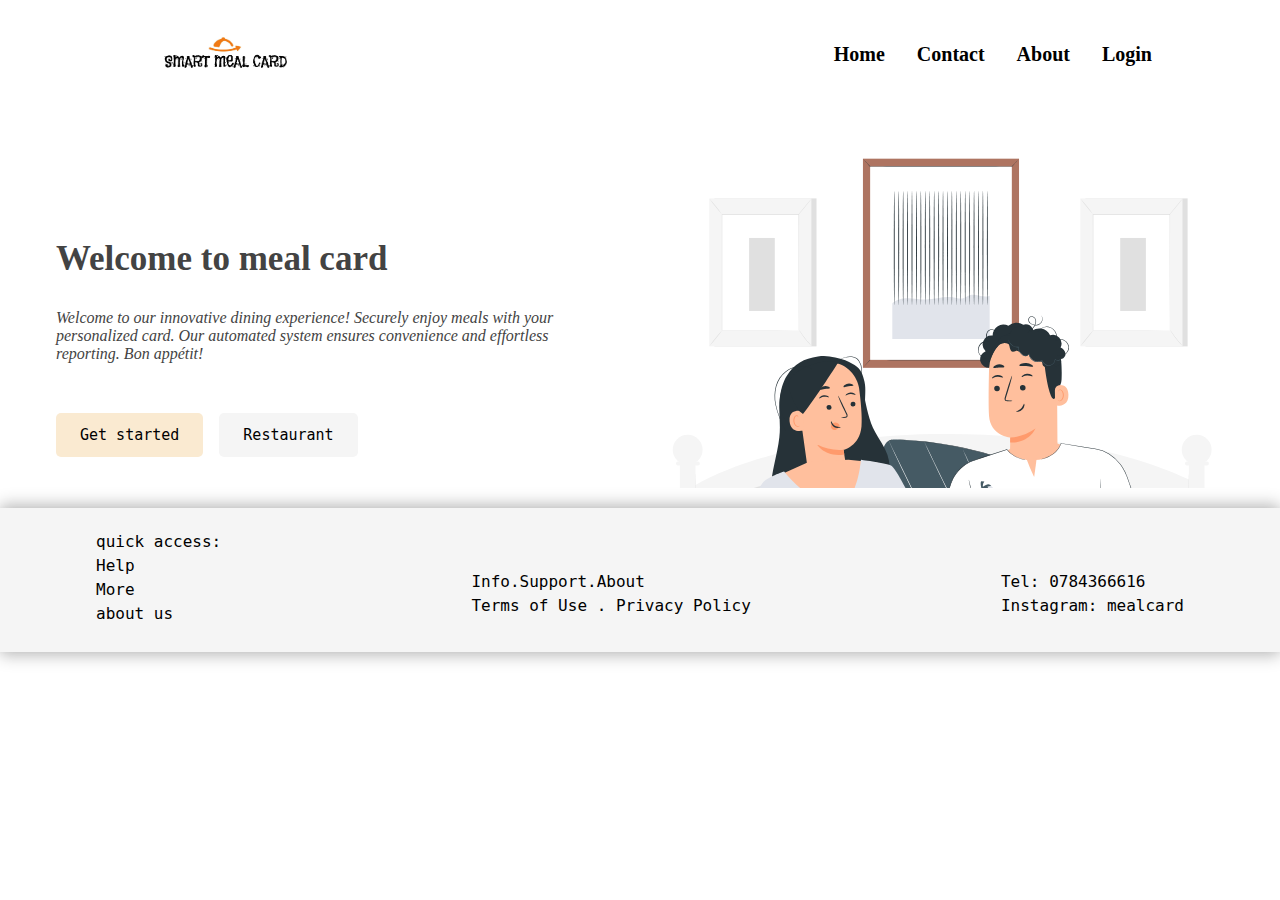
<file: index.html>
<!DOCTYPE html>
<html lang="en">

<head>
    <title>Smart Meal Card</title>
    <link rel="stylesheet" href="css/styles.css">
</head>

<body>
    <div>
        <nav class="navbar">
            <div class="logo">
                <img src="image/LG.png" alt="logo">
            </div>
            <ul class="nav-link">
                <li><a href="index.html">Home</a></li>
                <li><a href="contact.html">Contact</a></li>
                <li><a href="about.html">About</a></li>
                <li><a href="login.html">Login</a></li>
            </ul>

        </nav>
    </div>

    <div class="grid">

        <div class="text-card">
            <h1>Welcome to meal card</h1>
            <p>Welcome to our innovative dining experience! Securely enjoy meals with your personalized card. Our
                automated system ensures convenience and effortless reporting. Bon appétit!</p>
                <div class="btn">
                    <a href="signup.html" class="btn-start">Get started</a>
                    <a href="signup.html" class="btn-restaurant">Restaurant</a>
                </div>
                
                
        </div>

        <div class="image-card">
            <img src="image/breakfast from bed-pana.svg" alt="image">
        </div>
    </div>

    <div class="footer">
        <div class="left-footer">
            <p>quick access:</p>
            <p>Help</p>
            <p>More</p>
            <p>about us</p>
        </div>

        <div class="center-footer">
            <p>Info.Support.About</p>
            <p>Terms of Use . Privacy Policy</p>
        </div>

        <div class="right-footer">
            <p>Tel: 0784366616</p>
            <p>Instagram: mealcard</p>
        </div>

    </div>

</body>

</html>
</file>
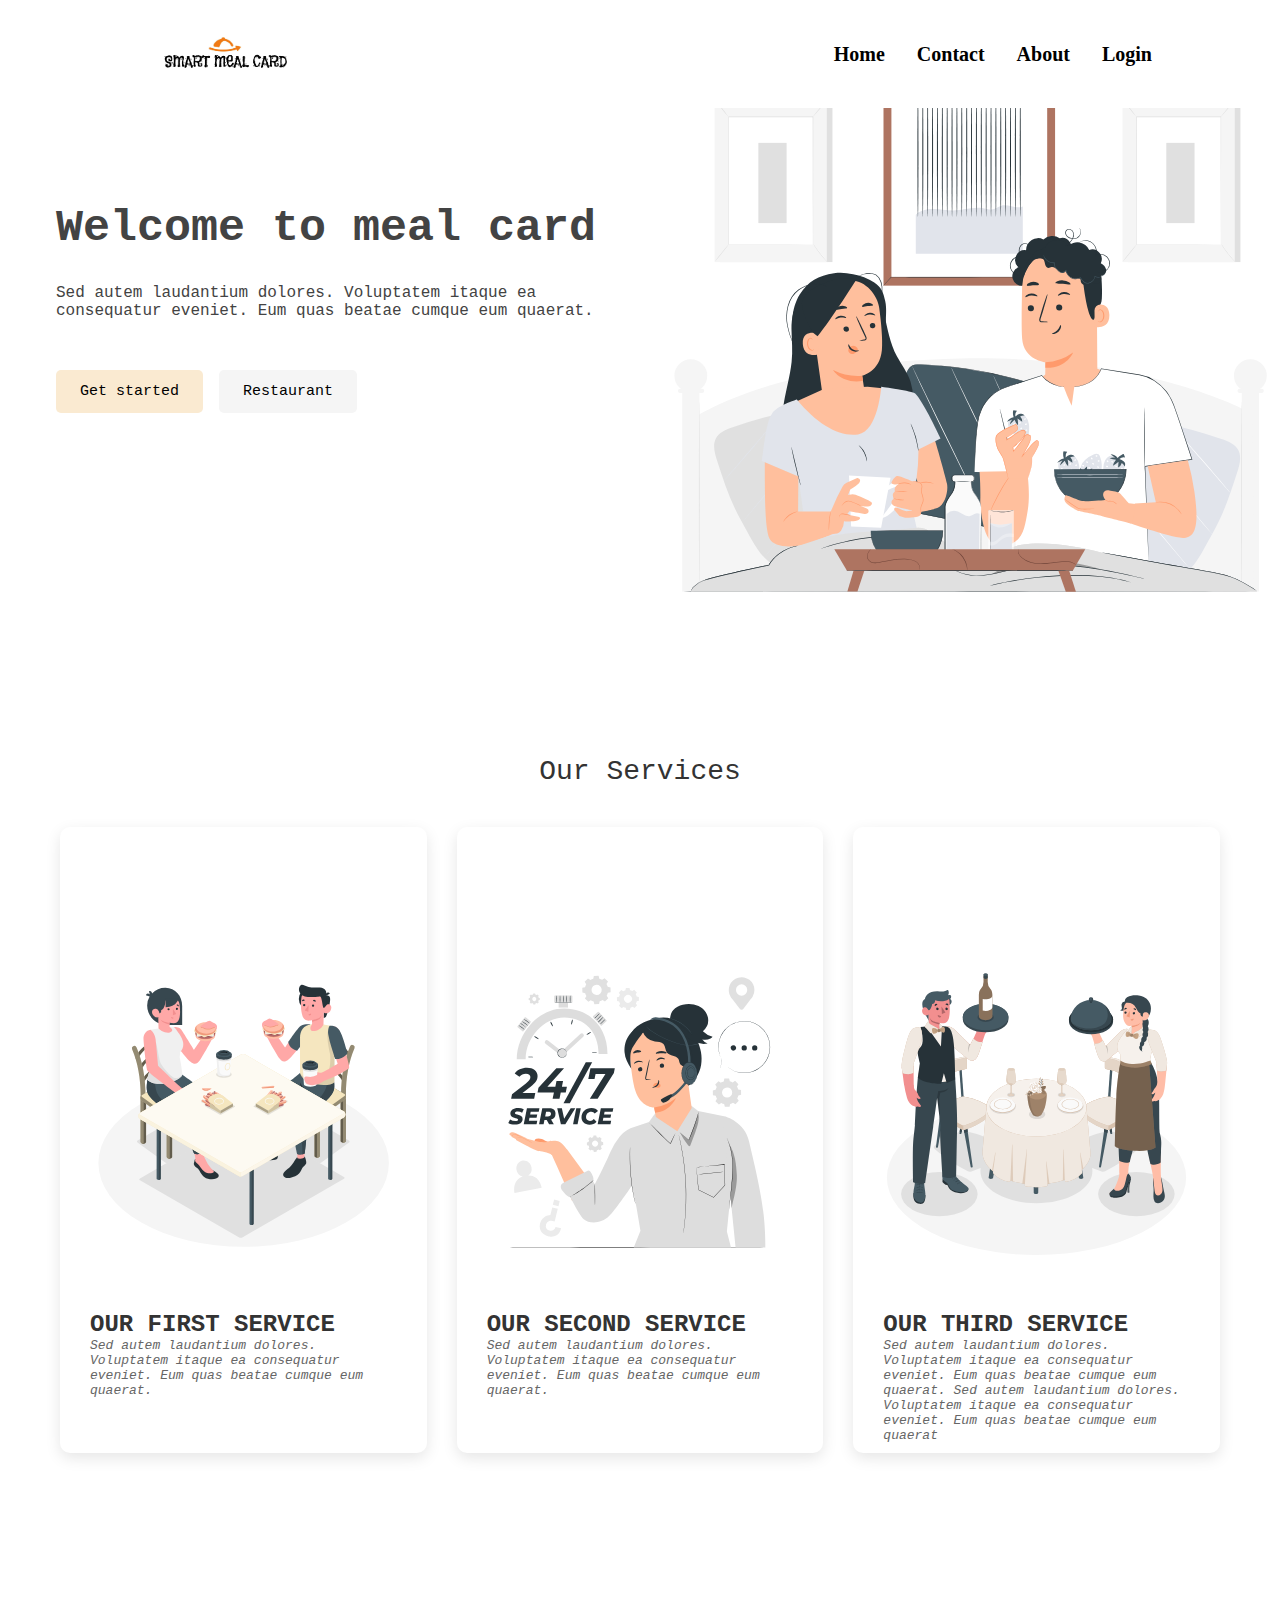
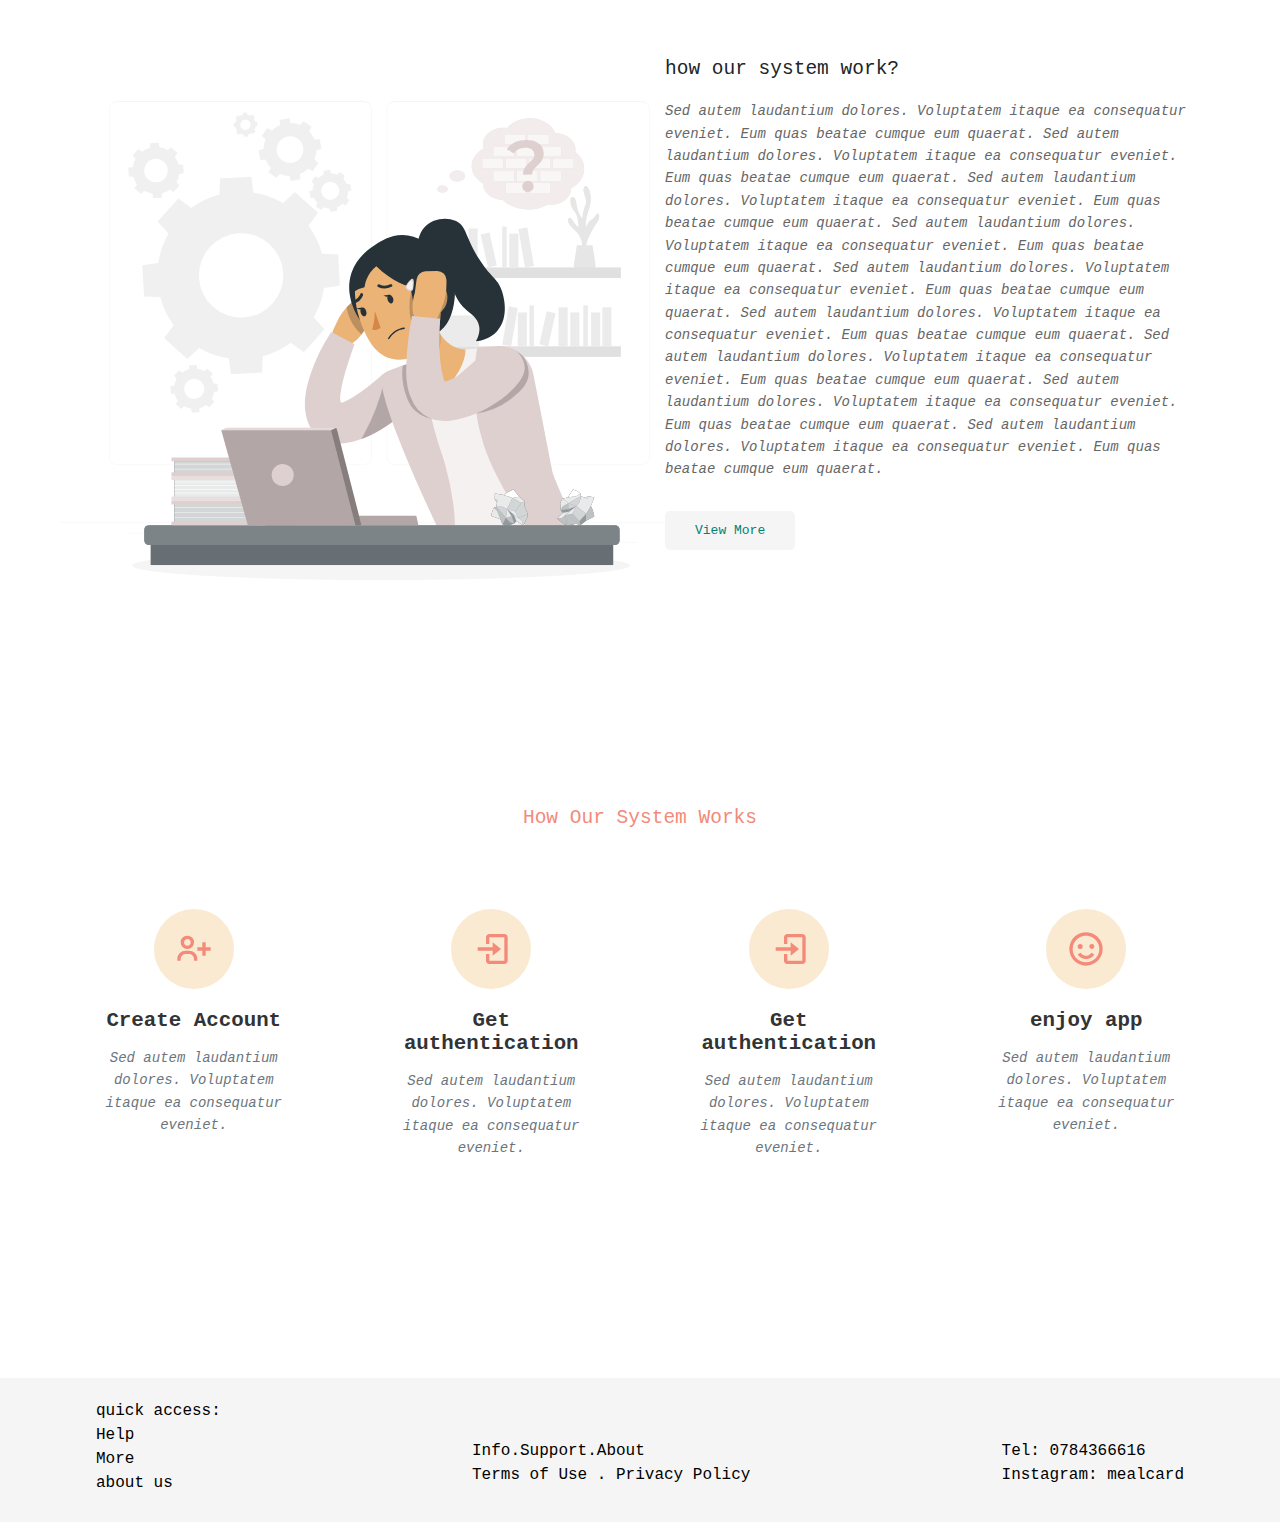
<file: about.html>
<!DOCTYPE html>
<html lang="en">

<head>
    <title>Smart Meal Card</title>
    <link rel="stylesheet" href="css/about.css">
</head>

<body>
    <div>
        <nav class="navbar">
            <div class="logo">
                <img src="image/LG.png" alt="logo">
            </div>
            <ul class="nav-link">
                <li><a href="index.html">Home</a></li>
                <li><a href="contact.html">Contact</a></li>
                <li><a href="about.html">About</a></li>
                <li><a href="login.html">Login</a></li>
            </ul>

        </nav>
    </div>

    <div class="grid">

        <div class="text-card">
            <h1>Welcome to meal card</h1>
            <p>Sed autem laudantium dolores. Voluptatem itaque ea consequatur eveniet. Eum quas beatae cumque eum quaerat.</p>
                <div class="btn">
                    <a href="signup.html" class="btn-start">Get started</a>
                    <a href="signup.html" class="btn-restaurant">Restaurant</a>
                </div>
                
                
        </div>

        <div class="image-card">
            <img src="image/breakfast from bed-pana.svg" alt="image">
        </div>
    </div>

    <!-- Add this after the grid div and before the footer -->
<div class="services">
    <h2>Our Services</h2>
    <div class="services-grid">
        <div class="service-card">
            <img src="image/Eating together-amico.svg" alt="Service 1">
            <h3>OUR FIRST SERVICE</h3>
            <p>Sed autem laudantium dolores. Voluptatem itaque ea consequatur eveniet. Eum quas beatae cumque eum quaerat.</p>
        </div>

        <div class="service-card">
            <img src="image/Service 24_7-pana.svg" alt="Service 2">
            <h3>OUR SECOND SERVICE</h3>
            <p>Sed autem laudantium dolores. Voluptatem itaque ea consequatur eveniet. Eum quas beatae cumque eum quaerat.</p>
        </div>

        <div class="service-card">
            <img src="image/Waiters-amico.svg" alt="Service 3">
            <h3>OUR THIRD SERVICE</h3>
            <p>Sed autem laudantium dolores. Voluptatem itaque ea consequatur eveniet. Eum quas beatae cumque eum quaerat. Sed autem laudantium dolores. Voluptatem itaque ea consequatur eveniet. Eum quas beatae cumque eum quaerat</p>
        </div>
    </div>
</div>



<div class="about-section">
    <div class="about-image">
        <img src="image/Writer's block-rafiki.svg" alt="About Us">
    </div>
    <div class="about-content">
        <h2>how our system work?</h2>
        <p>Sed autem laudantium dolores. Voluptatem itaque ea consequatur eveniet. Eum quas beatae cumque eum quaerat. Sed autem laudantium dolores. Voluptatem itaque ea consequatur eveniet. Eum quas beatae cumque eum quaerat. Sed autem laudantium dolores. Voluptatem itaque ea consequatur eveniet. Eum quas beatae cumque eum quaerat. Sed autem laudantium dolores. Voluptatem itaque ea consequatur eveniet. Eum quas beatae cumque eum quaerat. Sed autem laudantium dolores. Voluptatem itaque ea consequatur eveniet. Eum quas beatae cumque eum quaerat. Sed autem laudantium dolores. Voluptatem itaque ea consequatur eveniet. Eum quas beatae cumque eum quaerat. Sed autem laudantium dolores. Voluptatem itaque ea consequatur eveniet. Eum quas beatae cumque eum quaerat. Sed autem laudantium dolores. Voluptatem itaque ea consequatur eveniet. Eum quas beatae cumque eum quaerat. Sed autem laudantium dolores. Voluptatem itaque ea consequatur eveniet. Eum quas beatae cumque eum quaerat.</p>
        <a href="https://www.youtube.com/watch?v=LXb3EKWsInQ" class="view-more">View More</a>
    </div>
</div>


<div class="system-works">
    <h2>How Our System Works</h2>
    <div class="works-grid">
        <div class="work-card">
            <div class="work-icon">
                <svg viewBox="0 0 24 24">
                    <path d="M19 8h-2v3h-3v2h3v3h2v-3h3v-2h-3zM4 8a3.91 3.91 0 0 0 4 4 3.91 3.91 0 0 0 4-4 3.91 3.91 0 0 0-4-4 3.91 3.91 0 0 0-4 4zm6 0a1.91 1.91 0 0 1-2 2 1.91 1.91 0 0 1-2-2 1.91 1.91 0 0 1 2-2 1.91 1.91 0 0 1 2 2zM4 18a3 3 0 0 1 3-3h2a3 3 0 0 1 3 3v1h2v-1a5 5 0 0 0-5-5H7a5 5 0 0 0-5 5v1h2z"/>
                </svg>
            </div>
            <h3>Create Account</h3>
            <p>Sed autem laudantium dolores. Voluptatem itaque ea consequatur eveniet.</p>
        </div>

        <div class="work-card">
            <div class="work-icon">
                <svg viewBox="0 0 24 24">
                    <path d="m13 16 5-4-5-4v3H4v2h9z"></path>
                    <path d="M20 3h-9c-1.103 0-2 .897-2 2v4h2V5h9v14h-9v-4H9v4c0 1.103.897 2 2 2h9c1.103 0 2-.897 2-2V5c0-1.103-.897-2-2-2z"></path>
                </svg>
            </div>
            <h3>Get authentication</h3>
            <p>Sed autem laudantium dolores. Voluptatem itaque ea consequatur eveniet.</p>
        </div>

        <div class="work-card">
            <div class="work-icon">
                <svg viewBox="0 0 24 24">
                    <path d="m13 16 5-4-5-4v3H4v2h9z"></path>
                    <path d="M20 3h-9c-1.103 0-2 .897-2 2v4h2V5h9v14h-9v-4H9v4c0 1.103.897 2 2 2h9c1.103 0 2-.897 2-2V5c0-1.103-.897-2-2-2z"></path>
                </svg>
            </div>
            <h3>Get authentication</h3>
            <p>Sed autem laudantium dolores. Voluptatem itaque ea consequatur eveniet.</p>
        </div>

        <div class="work-card">
            <div class="work-icon">
                <svg viewBox="0 0 24 24">
                    <path d="M12 2C6.486 2 2 6.486 2 12s4.486 10 10 10 10-4.486 10-10S17.514 2 12 2zm0 18c-4.411 0-8-3.589-8-8s3.589-8 8-8 8 3.589 8 8-3.589 8-8 8z"/>
                    <path d="M14.829 14.828a4.055 4.055 0 0 1-1.272.858 4.002 4.002 0 0 1-4.875-1.45l-1.658 1.119a6.063 6.063 0 0 0 1.621 1.62 5.963 5.963 0 0 0 2.148.903 6.042 6.042 0 0 0 2.415 0 5.972 5.972 0 0 0 2.148-.903c.313-.212.612-.458.886-.731.272-.271.52-.571.734-.889l-1.658-1.119a4.017 4.017 0 0 1-.489.592z"/>
                    <circle cx="8.5" cy="10.5" r="1.5"/>
                    <circle cx="15.493" cy="10.493" r="1.493"/>
                </svg>
            </div>
            <h3>enjoy app</h3>
            <p>Sed autem laudantium dolores. Voluptatem itaque ea consequatur eveniet.</p>
        </div>
    </div>
</div>




<br><br><br><br><br><br>
    <div class="footer">
        <div class="left-footer">
            <p>quick access:</p>
            <p>Help</p>
            <p>More</p>
            <p>about us</p>
        </div>

        <div class="center-footer">
            <p>Info.Support.About</p>
            <p>Terms of Use . Privacy Policy</p>
        </div>

        <div class="right-footer">
            <p>Tel: 0784366616</p>
            <p>Instagram: mealcard</p>
        </div>

    </div>

</body>

</html>
</file>
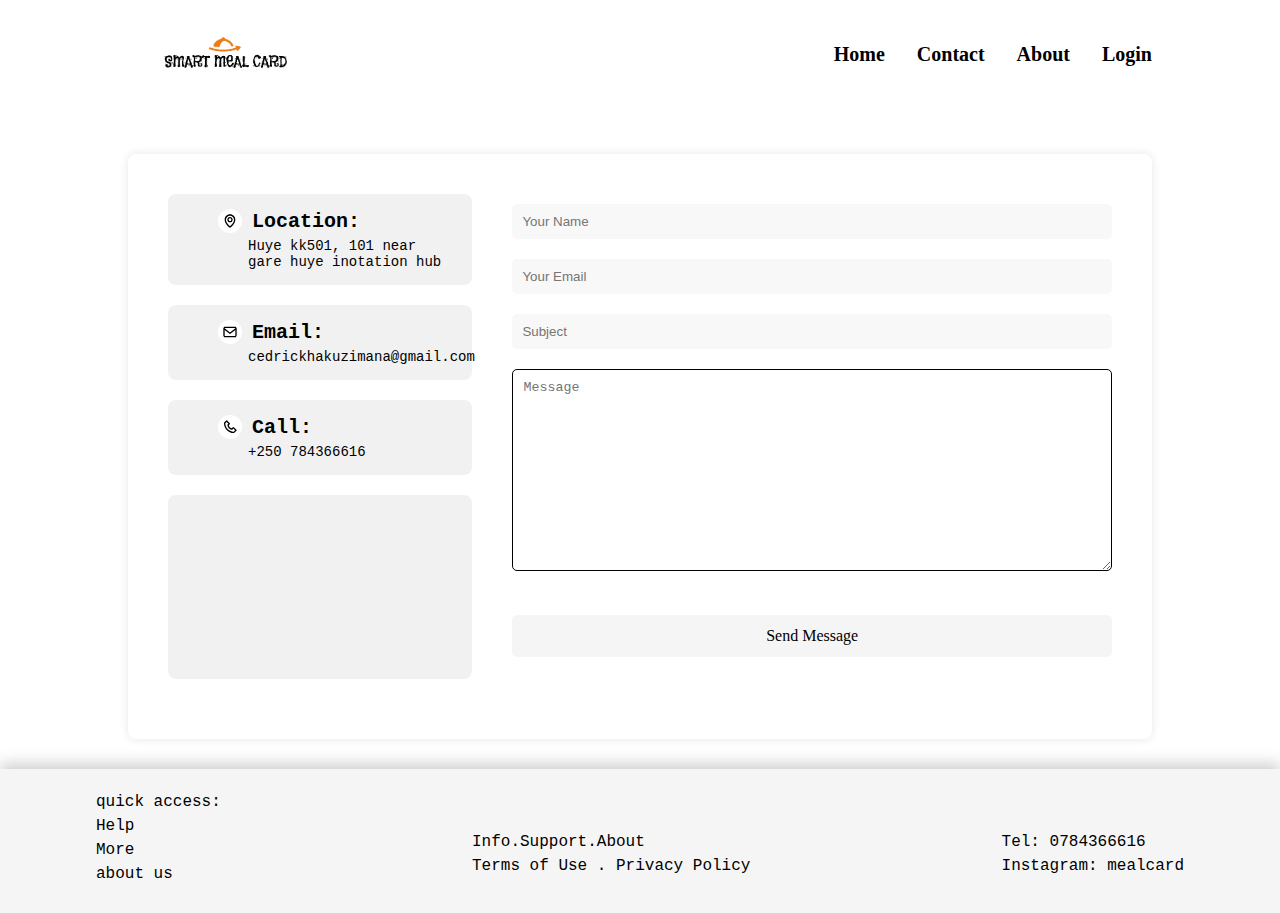
<file: contact.html>
<!DOCTYPE html>
<html lang="en">

<head>
    <title>Smart Meal Card</title>
    <link rel="stylesheet" href="css/contact.css">
</head>

<body>
    <div>
        <nav class="navbar">
            <div class="logo">
                <img src="image/LG.png" alt="logo">
            </div>
            <ul class="nav-link">
                <li><a href="index.html">Home</a></li>
                <li><a href="contact.html">Contact</a></li>
                <li><a href="about.html">About</a></li>
                <li><a href="login.html">Login</a></li>
            </ul>

        </nav>
    </div>
<br><br><br>
    <div class="container">
        <div class="left">
            <div class="Location">
                <h3>
                    <svg class="icon" viewBox="0 0 24 24">
                        <path d="M12 14c2.206 0 4-1.794 4-4s-1.794-4-4-4-4 1.794-4 4 1.794 4 4 4zm0-6c1.103 0 2 .897 2 2s-.897 2-2 2-2-.897-2-2 .897-2 2-2z"/>
                        <path d="M11.42 21.814a.998.998 0 0 0 1.16 0C12.884 21.599 20.029 16.44 20 10c0-4.411-3.589-8-8-8S4 5.589 4 9.995c-.029 6.445 7.116 11.604 7.42 11.819zM12 4c3.309 0 6 2.691 6 6.005.021 4.438-4.388 8.423-6 9.73-1.611-1.308-6.021-5.294-6-9.735 0-3.309 2.691-6 6-6z"/>
                    </svg>
                    Location:
                </h3>
                <p>Huye kk501, 101 near gare huye inotation hub</p>
            </div>
            <div class="email">
                <h3>
                    <svg class="icon" viewBox="0 0 24 24">
                        <path d="M20 4H4c-1.103 0-2 .897-2 2v12c0 1.103.897 2 2 2h16c1.103 0 2-.897 2-2V6c0-1.103-.897-2-2-2zm0 2v.511l-8 6.223-8-6.222V6h16zM4 18V9.044l7.386 5.745a.994.994 0 0 0 1.228 0L20 9.044 20.002 18H4z"/>
                    </svg>
                    Email:
                </h3>
                <p>cedrickhakuzimana@gmail.com</p>
            </div>
            <div class="phone">
                <h3>
                    <svg class="icon" viewBox="0 0 24 24">
                        <path d="M17.707 12.293a.999.999 0 0 0-1.414 0l-1.594 1.594c-.739-.22-2.118-.72-2.992-1.594s-1.374-2.253-1.594-2.992l1.594-1.594a.999.999 0 0 0 0-1.414l-4-4a.999.999 0 0 0-1.414 0L3.581 5.005c-.38.38-.594.902-.586 1.435.023 1.424.4 6.37 4.298 10.268s8.844 4.274 10.269 4.298h.028c.528 0 1.027-.208 1.405-.586l2.712-2.712a.999.999 0 0 0 0-1.414l-4-4.001zm-.127 6.712c-1.248-.021-5.518-.356-8.873-3.712-3.366-3.366-3.692-7.651-3.712-8.874L7 4.414 9.586 7 8.293 8.293a1 1 0 0 0-.272.912c.024.115.611 2.842 2.271 4.502s4.387 2.247 4.502 2.271a.991.991 0 0 0 .912-.271L17 14.414 19.586 17l-2.006 2.005z"/>
                    </svg>
                    Call:
                </h3>
                <p>+250 784366616</p>
            </div>
            
            <div class="map">
                <iframe src="https://www.google.com/maps/embed?pb=!1m18!1m12!1m3!1d15955.642354950422!2d29.731987728568318!3d-2.598677768786424!2m3!1f0!2f0!3f0!3m2!1i1024!2i768!4f13.1!3m3!1m2!1s0x19dcbd527a5e24a7%3A0xa9d1e8cb4cf7df5!2sUniversity%20of%20Rwanda!5e0!3m2!1sen!2srw!4v1707054484253" allowfullscreen></iframe>
            </div>
        </div>
        <div class="right">
            <input type="text" placeholder="Your Name">
            <input type="email" placeholder="Your Email">
            <input type="text" placeholder="Subject">
            <textarea placeholder="Message" rows="6"></textarea>
            <button>Send Message</button>
        </div>
    </div>



    <div class="footer">
        <div class="left-footer">
            <p>quick access:</p>
            <p>Help</p>
            <p>More</p>
            <p>about us</p>
        </div>

        <div class="center-footer">
            <p>Info.Support.About</p>
            <p>Terms of Use . Privacy Policy</p>
        </div>

        <div class="right-footer">
            <p>Tel: 0784366616</p>
            <p>Instagram: mealcard</p>
        </div>

    </div>


    
</body>

</html>
</file>
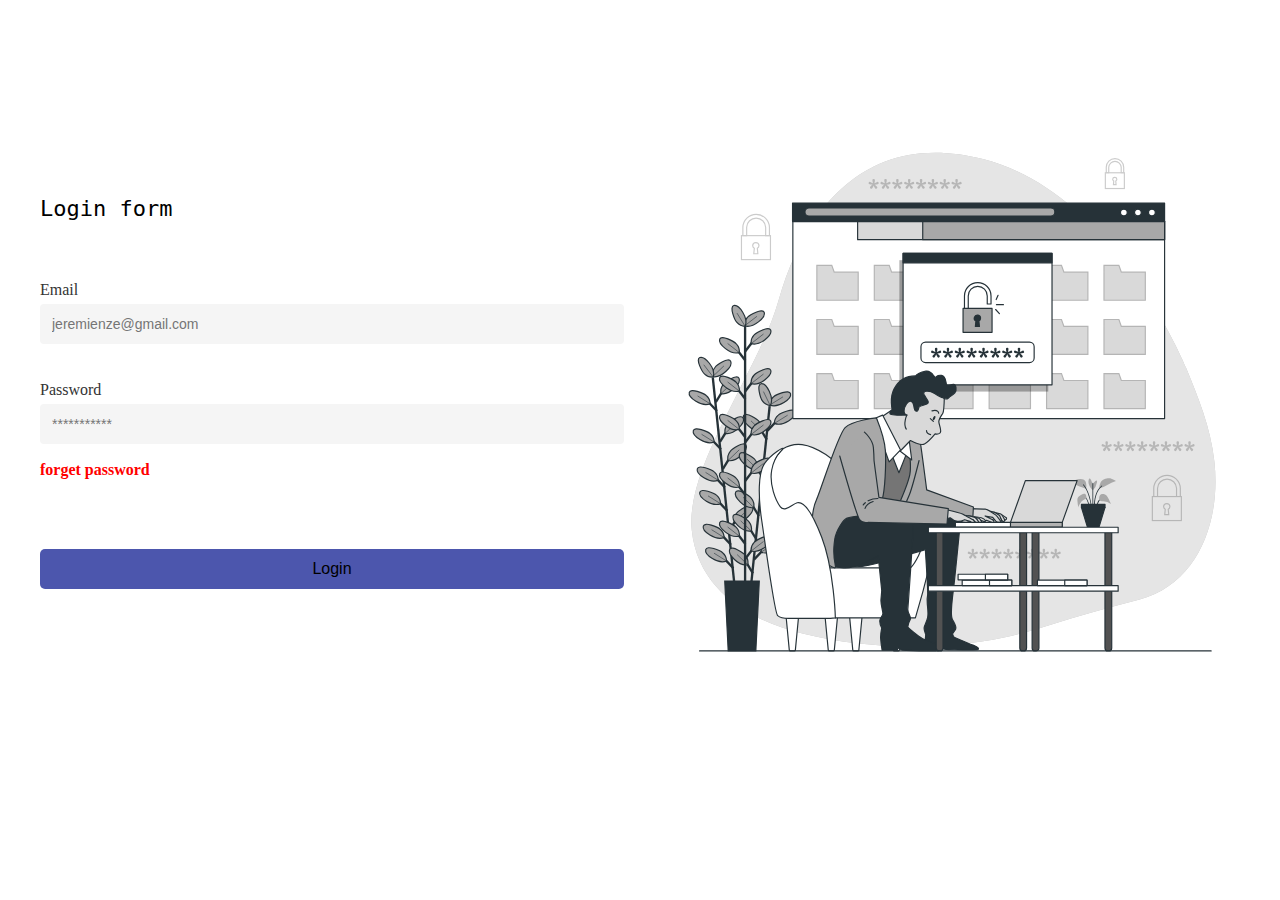
<file: login.html>
<!DOCTYPE html>
<html lang="en">

<head>
    <title>Smart Meal Card</title>
    <link rel="stylesheet" href="css/login.css">
</head>

<body>
   

    <div class="grid">

        <div class="text-card">
            <form>

                <div class="title">
                    <h1>Login form</h1>
                </div>
                
                <div class="form-group">
                    <label for="email">Email</label>
                    <input type="email" id="email" placeholder="jeremienze@gmail.com">
                </div>
                
                <div class="form-group">
                    <label for="password">Password</label>
                    <input type="password" id="password" placeholder="***********">
                </div>
                
                <div class="forget-pwd">
                    <p>forget password</p>
                </div>
                
                
                <button type="submit" class="create-account">Login</button>
            </form>
            
        </div>

        <div class="image-card">
            <img src="image/Secure login-bro.svg" alt="image">
        </div>
    </div>

    

    
</body>

</html>
</file>
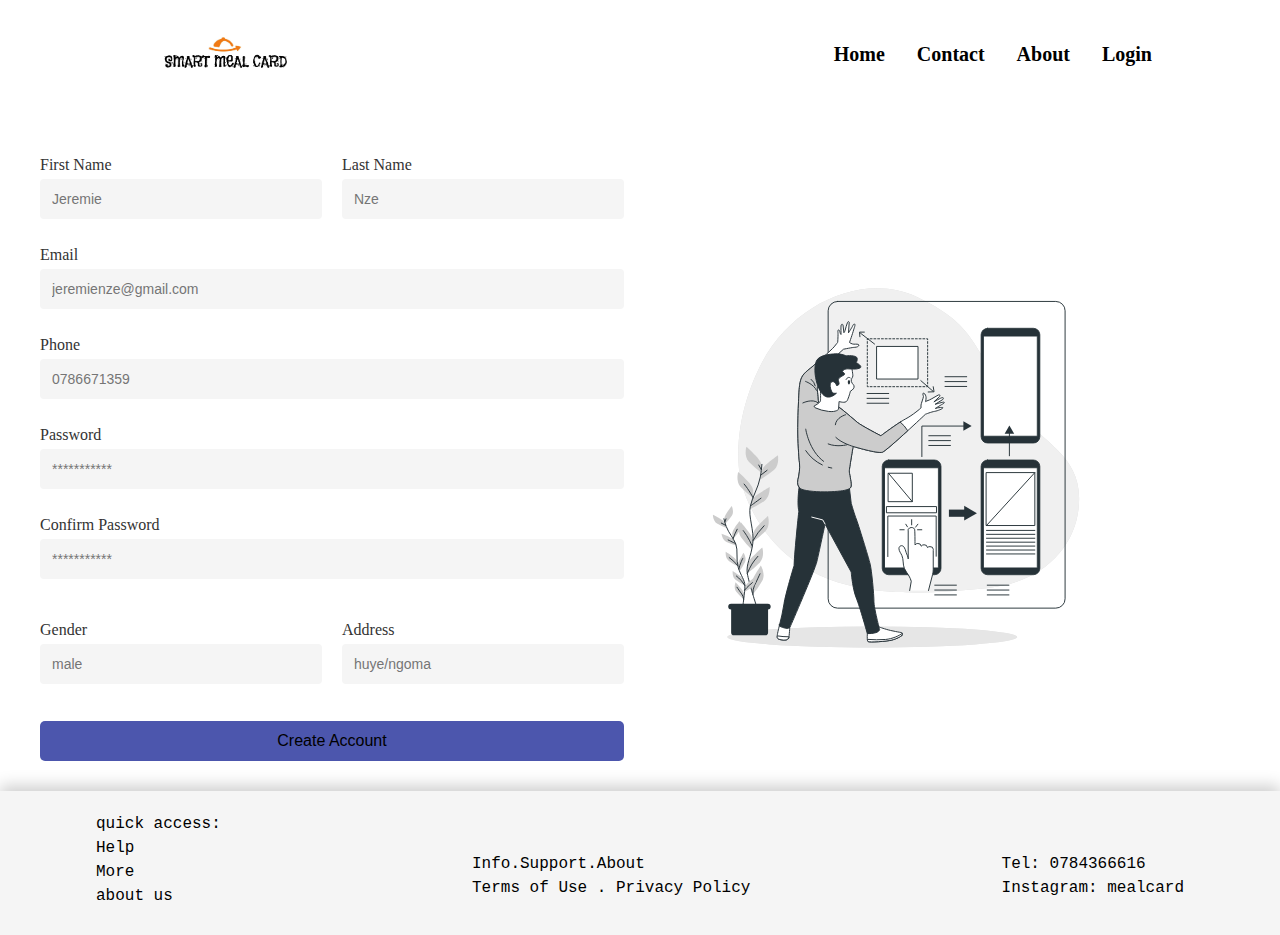
<file: signup.html>
<!DOCTYPE html>
<html lang="en">

<head>
    <title>Smart Meal Card</title>
    <link rel="stylesheet" href="css/signup.css">
</head>

<body>
    <div>
        <nav class="navbar">
            <div class="logo">
                <img src="image/LG.png" alt="logo">
            </div>
            <ul class="nav-link">
                <li><a href="index.html">Home</a></li>
                <li><a href="contact.html">Contact</a></li>
                <li><a href="about.html">About</a></li>
                <li><a href="login.html">Login</a></li>
            </ul>

        </nav>
    </div>

    <div class="grid">

        <div class="text-card">
            <form>
                <div class="form-row">
                    <div class="form-group">
                        <label for="firstname">First Name</label>
                        <input type="text" id="firstname" placeholder="Jeremie" required>
                    </div>
                    <div class="form-group">
                        <label for="lastname">Last Name</label>
                        <input type="text" id="lastname" placeholder="Nze" required>
                    </div>
                </div>
                
                <div class="form-group">
                    <label for="email">Email</label>
                    <input type="email" id="email" placeholder="jeremienze@gmail.com" required>
                </div>
                
                <div class="form-group">
                    <label for="phone">Phone</label>
                    <input type="tel" id="phone" placeholder="0786671359" required>
                </div>
                
                <div class="form-group">
                    <label for="password">Password</label>
                    <input type="password" id="password" placeholder="***********" required>
                </div>
                
                <div class="form-group">
                    <label for="confirmpassword">Confirm Password</label>
                    <input type="password" id="confirmpassword" placeholder="***********" required>
                </div>
                
                <div class="form-row">
                    <div class="form-group">
                        <label for="gender">Gender</label>
                        <input type="text" id="gender" placeholder="male" required>
                    </div>
                    <div class="form-group">
                        <label for="address">Address</label>
                        <input type="text" id="address" placeholder="huye/ngoma" required>
                    </div>
                </div>
                
                <button type="submit" class="create-account">Create Account</button>
            </form>
            
        </div>

        <div class="image-card">
            <img src="image/Interaction Design-bro.svg" alt="image">
        </div>
    </div>

    <div class="footer">
        <div class="left-footer">
            <p>quick access:</p>
            <p>Help</p>
            <p>More</p>
            <p>about us</p>
        </div>

        <div class="center-footer">
            <p>Info.Support.About</p>
            <p>Terms of Use . Privacy Policy</p>
        </div>

        <div class="right-footer">
            <p>Tel: 0784366616</p>
            <p>Instagram: mealcard</p>
        </div>

    </div>


    
</body>

</html>
</file>
<file: css/styles.css>
* {
    margin: 0;
    padding: 0;
    box-sizing: border-box;
}

.navbar {
    display: flex;
    justify-content: space-between;
    align-items: center;
    padding: 2rem 2rem;
    padding-right: 8rem;
}

.logo img {
    height: 40px;
    padding-left: 8rem;
}

.nav-link {
    display: flex;
    list-style: none;
}

.nav-link li {
    margin-left: 2rem;
}

.nav-link li a {
    text-decoration: none;
    color: black;
    font-family: cursive;
    font-weight: 600;
    font-size: 20px;
    position: relative;
    display: inline-block;
}

.nav-link li a::before {
    content: '';
    position: absolute;
    width: 0;
    height: 3px;
    background-color: rgb(245, 245, 245);
    bottom: -5px;
    left: 0;
    transition: width 0.3s ease-in-out;
}

.nav-link li a:hover::before {
    width: 100%;
}

.grid {
    display: grid;
    grid-template-columns: 1fr 1fr;
    gap: 2rem;
    max-width: 1200px;
    margin: 0 auto;
    align-items: center;
}

.text-card {
    padding: 1rem;
    margin-top: 100px;
}

.text-card h1{
    font-family: cursive;
    font-weight: 700;
    font-size:35px;
    height: 42;
    color:rgb(67, 67, 67);
}

.text-card p {
    font-family: cursive;
    font-style: italic;
    font-size: 16px;
    font-weight: 500;
    margin-top:30px;
    color:rgb(67, 67, 67);
}

.btn {
    margin-top: 50px;
    display: flex;
    gap: 1rem;
}

.btn a {
    text-decoration: none;
    padding: 0.8rem 1.5rem;
    border: none;
    border-radius: 5px;
    font-size: 15px;
    cursor: pointer;
    transition: transform 0.3s ease;
    font-family: monospace;
    font-weight: 500;
}

.btn-start {
    background-color: rgb(250, 234, 209);
    color: black;
}

.btn-restaurant {
    background-color: rgb(245, 245, 245);
    color: black;
}


.image-card{
    /* background-color: blue; */
    height: 380px;
    overflow: hidden;
    width:100%;
}

.footer{
    display: flex;
    justify-content: space-between;
    padding: 1.5rem 6rem;
    background-color: rgb(245, 245, 245);
    color: black;
    margin-top: 20px;
    box-shadow:
    0 -5px 15px rgba(0,0,0,0.2),
    0 5px 15px rgba(0,0,0,0.2);
}

.footer p{
    font-family: monospace;
    font-size: 16px;
    font-weight: 500;
    height: 24px;
    color:black;
}

.center-footer{
    margin-top:40px;

}

.right-footer{
    margin-top:40px;

}
</file>
<file: css/about.css>
* {
    margin: 0;
    padding: 0;
    box-sizing: border-box;
}

.navbar {
    display: flex;
    justify-content: space-between;
    align-items: center;
    padding: 2rem 2rem;
    padding-right: 8rem;
    position: fixed;
    top: 0;
    left: 0;
    right: 0;
    background-color: white;
    z-index: 1000;
}

.logo img {
    height: 40px;
    padding-left: 8rem;
}

.nav-link {
    display: flex;
    list-style: none;
}

.nav-link li {
    margin-left: 2rem;
}

.nav-link li a {
    text-decoration: none;
    color: black;
    font-family: cursive;
    font-weight: 600;
    font-size: 20px;
    position: relative;
    display: inline-block;
}

.nav-link li a::before {
    content: '';
    position: absolute;
    width: 0;
    height: 3px;
    background-color: rgb(245, 245, 245);
    bottom: -5px;
    left: 0;
    transition: width 0.3s ease-in-out;
}

.nav-link li a:hover::before {
    width: 100%;
}

.grid {
    display: grid;
    grid-template-columns: 1fr 1fr;
    gap: 2rem;
    max-width: 1200px;
    margin: 0 auto;
    align-items: center;
}

.text-card {
    padding: 1rem;

    margin-top: 100px;
}

.text-card h1{
    font-family: monospace;
    font-weight: 700;
    font-size:45px;
    height: 42;
    color:rgb(67, 67, 67);
}

.text-card p {
    font-family: monospace;
    font-size: 16px;
    font-weight: 400;
    margin-top:30px;
    color:rgb(67, 67, 67);
}

.btn {
    margin-top: 50px;
    display: flex;
    gap: 1rem;
}

.btn a {
    text-decoration: none;
    padding: 0.8rem 1.5rem;
    border: none;
    border-radius: 5px;
    font-size: 15px;
    cursor: pointer;
    transition: transform 0.3s ease;
    font-family: monospace;
    font-weight: 500;
}

.btn-start {
    background-color: rgb(250, 234, 209);
    color: black;
}

.btn-restaurant {
    background-color: rgb(245, 245, 245);
    color: black;
}


.image-card{
    width:110%;
    height: 516px;
}

.footer{
    display: flex;
    justify-content: space-between;
    padding: 1.5rem 6rem;
    background-color: rgb(245, 245, 245);
    color: black;
}

.footer p{
    font-family: monospace;
    font-size: 16px;
    font-weight: 500;
    height: 24px;
    color:black;
}

.center-footer{
    margin-top:40px;

}

.right-footer{
    margin-top:40px;

}


.services {
    padding: 50px 0;
    padding-top: 15rem;
    padding-bottom: 8rem;
}

.services h2 {
    font-size: 28px;
    font-weight: 500;
    margin-bottom: 40px;
    color: #333;
    font-family: monospace;
    text-align: center;
}

.services-grid {
    display: grid;
    grid-template-columns: repeat(3, 1fr);
    gap: 30px;
    max-width: 1200px;
    margin: 0 auto;
    padding: 0 20px;
}

.service-card {
    border-radius: 10px;
    padding: 30px;
    box-shadow: 0 5px 15px rgba(0,0,0,0.1);
    transition: transform 0.3s ease;
    height: 626px;
    width:100%;
}



.service-card img {
    width: 100%;
    height: 510px;
    margin-bottom: 20px;
}

.service-card h3 {
    font-size: 1.5rem;
    color: #333;
    font-family: monospace;
    margin-top: -80px;
}

.service-card p {
    color: #666;
    font-family: monospace;
    font-size: 13px;
    font-style: italic;
    font-weight: 400;
}


.about-section {
    display: flex;
    align-items: center;
    max-width: 1200px;
    margin: 50px auto;
    padding: 0 20px;
    gap: 50px;
}

.about-image {
    flex: 1;
}

.about-image img {
    width: 120%;
    height: auto;
    border-radius: 10px;
}

.about-content {
    flex: 1;
    padding: 20px;
    margin-top: -100px;
   
}

.about-content h2 {
    font-size: 26;
    margin-bottom: 20px;
    color: rgb(33, 37, 41);
    font-family: monospace;
    font-weight: 500;
}

.about-content p {
    margin-bottom: 30px;
    line-height: 1.6;
    color: #666;
    font-family: monospace;
    font-size: 14px;
    font-style: italic;
    font-weight: 400;
    display: block;
}

.view-more {
    display: inline-block;
    padding: 12px 30px;
    background-color: rgb(245, 245, 245);
    color:  rgb(0, 131, 116);
    text-decoration: none;
    border-radius: 5px;
    font-family: monospace;
    font-weight: 500;
    transition: transform 0.3s ease;
}

.system-works {
    text-align: center;
    padding: 80px 0;
}

.system-works h2 {
    font-size: 23;
    margin-bottom: 50px;
    color: rgb(243, 138, 122);
    font-family: monospace;
    font-weight: 500;
}

.works-grid {
    display: grid;
    grid-template-columns: repeat(4, 1fr);
    gap: 30px;
    max-width: 1200px;
    margin: 0 auto;
    padding: 0 20px;
}

.work-card {
    background: white;
    padding: 30px;
    /* transition: transform 0.3s ease; */
}


.work-icon {
    width: 80px;
    height: 80px;
    margin: 0 auto 20px;
    background: rgb(250, 234, 209);
    border-radius: 50%;
    display: flex;
    align-items: center;
    justify-content: center;
}

.work-icon svg {
    width: 40px;
    height: 40px;
    fill: rgb(243, 138, 122);
}


.work-card h3 {
    font-size: 1.3rem;
    margin-bottom: 15px;
    color: #333;
    font-family: monospace;
}

.work-card p {
    color: rgb(108, 117, 125);
    line-height: 1.6;
    font-family: monospace;
    font-size: 14px;
    font-style: italic;
    font-weight: 400;
}
</file>
<file: css/contact.css>
* {
    margin: 0;
    padding: 0;
    box-sizing: border-box;
}

.navbar {
    display: flex;
    justify-content: space-between;
    align-items: center;
    padding: 2rem 2rem;
    padding-right: 8rem;
    /* box-shadow: 0 2px 5px rgba(0,0,0,0.1); */
    position: fixed;
    top: 0;
    left: 0;
    right: 0;
    background-color: white;
    z-index: 1000;
}


.logo img {
    height: 40px;
    padding-left: 8rem;
}

.nav-link {
    display: flex;
    list-style: none;
}

.nav-link li {
    margin-left: 2rem;
}

.nav-link li a {
    text-decoration: none;
    color: black;
    font-family: cursive;
    font-weight: 600;
    font-size: 20px;
    position: relative;
    display: inline-block;
}

.nav-link li a::before {
    content: '';
    position: absolute;
    width: 0;
    height: 3px;
    background-color: rgb(245, 245, 245);
    bottom: -5px;
    left: 0;
    transition: width 0.3s ease-in-out;
}

.nav-link li a:hover::before {
    width: 100%;
}



.footer{
    display: flex;
    justify-content: space-between;
    padding: 1.5rem 6rem;
    background-color: rgb(245, 245, 245);
    color: black;
    margin-top: 30px;
    box-shadow:
    0 -5px 15px rgba(0,0,0,0.2);
}

.footer p{
    font-family: monospace;
    font-size: 16px;
    font-weight: 500;
    height: 24px;
    color:black;
}

.center-footer{
    margin-top:40px;

}

.right-footer{
    margin-top:40px;

}

.container {
    display: flex;
    background: white;
    width: 80%;
    margin: auto;
    border-radius: 8px;
    box-shadow: 0 0 10px rgba(0, 0, 0, 0.1);
    padding: 20px;
    margin-top: 100px;
}
.left {
    width: 35%;
    padding: 20px;
    border-radius: 8px;
}
.left div {
    margin-bottom: 20px;
    padding: 15px;
    border-radius: 8px;
    position: relative;
    padding-left: 50px; 
}

.Location {
    background-color: #f1f1f1; /* Misty Rose */
}

.email {
    background-color: #f1f1f1; /* Light Cyan */
}

.phone {
    background-color: #f1f1f1; /* Honeydew */
}

.map {
    background-color: #f1f1f1; /* Lavender Blush */
}

/* Icon styling */
/* .left h3::before {
    content: '';
    position: absolute;
    left: 15px;
    top: 50%;
    transform: translateY(-50%);
    width: 30px;
    height: 30px;
    background-color: white;
    border-radius: 50%;
    display: flex;
    align-items: center;
    justify-content: center;
    box-shadow: 0 2px 5px rgba(0,0,0,0.1);
}

.Location h3::before {
    content: '📍';
    font-size: 15px;
}

.email h3::before {
    content: '📧';
    font-size: 15px;
}

.phone h3::before {
    content: '📞';
    font-size: 15px;
} */

.icon {
    width: 24px;
    height: 24px;
    background-color: white;
    padding: 4px;
    border-radius: 50%;
    margin-right: 10px;
}

.left h3 {
    display: flex;
    align-items: center;
    font-family: monospace;
    font-size: 20px;
    font-weight: 600;
}

.left p{
    font-family: monospace;
    font-size: 14px;
    font-weight: 400;
    margin-left: 30px;
    margin-top: 5px;
}


.right {
    width: 65%;
    padding: 20px;
}
.right input{
    width: 100%;
    padding: 10px;
    margin: 10px 0;
    border: 1px transparent;
    border-radius: 5px;
    background: #f8f8f8;
}

.right textarea{
    width: 100%;
    height: 40%;
    padding: 10px;
    margin: 10px 0;
    border: 1px solid black ;
    border-radius: 5px;
}

.right button {
    width: 100%;
    padding: 12px;
    border: none;
    border-radius: 5px;
    background: rgb(245, 245, 245);
    font-size: 16px;
    cursor: pointer;
    margin-top: 30px;
    font-family:Trebuchet MS;
}

iframe {
    width: 100%;
    height: 150px;
    border: none;
    border-radius: 8px;
}
</file>
<file: css/login.css>
* {
    margin: 0;
    padding: 0;
    box-sizing: border-box;
}



.grid {
    display: grid;
    grid-template-columns: 1fr 1fr;
    gap: 2rem;
    max-width: 1200px;
    margin: 0 auto;
    align-items: center;
    padding-top:5rem;
}

.title h1{
    font-family: monospace;
    font-size: 22px;
    font-weight: 500;
}

.form-group {
    width: 100%;
    margin-bottom: 15px;
    height: 40px;
    margin-top: 60px;
}

.form-row {
    display: flex;
    gap: 20px;
}

.form-row .form-group {
    width: 50%;
    margin-bottom: 0;
}

label {
    display: block;
    margin-bottom: 5px;
    font-weight: 500;
    color: #333;
    font-family:Trebuchet MS;
}

input, select {
    width: 100%;
    padding: 12px;
    border: 1px transparent;
    border-radius: 4px;
    font-size: 14px;
    background-color:rgb(245, 245, 245);
    transition: all 0.3s ease;
}



input:focus, select:focus {
    outline: none;
    border-color: #add8e6;
    background-color: white;
    box-shadow: 0 0 5px rgba(173, 216, 230, 0.2);
}
.forget-pwd{
    margin-top: 40px;
    color:rgb(255, 0, 0);
    font-family: Abel;
    font-size: 16px;
    font-weight: 700;

}


.create-account {
    width: 100%;
    padding: 8px;
    background-color: rgb(76, 86, 173);
    color: black;
    border: 3px solid transparent; 
    border-radius: 5px;
    cursor: pointer;
    font-family: 'Trebuchet MS', 'Lucida Sans Unicode', 'Lucida Grande', 'Lucida Sans', Arial, sans-serif;
    font-size: 16px;
    font-weight: 500;
    margin-top: 70px;
    transition: all 0.3s ease; 
}

.create-account:hover {
    background-color: white;
    border: 2px solid lightblue; 
}



.image-card {
    width: 100%;
    margin-top: 40px;
    
}

.image-card img {
    width: 100%;
    height: auto;
    display: block;
}
</file>
<file: css/signup.css>
* {
    margin: 0;
    padding: 0;
    box-sizing: border-box;
}

.navbar {
    display: flex;
    justify-content: space-between;
    align-items: center;
    padding: 2rem 2rem;
    padding-right: 8rem;
    /* box-shadow: 0 2px 5px rgba(0,0,0,0.1); */
    position: fixed;
    top: 0;
    left: 0;
    right: 0;
    background-color: white;
    z-index: 1000;
}


.logo img {
    height: 40px;
    padding-left: 8rem;
}

.nav-link {
    display: flex;
    list-style: none;
}

.nav-link li {
    margin-left: 2rem;
}

.nav-link li a {
    text-decoration: none;
    color: black;
    font-family: cursive;
    font-weight: 600;
    font-size: 20px;
    position: relative;
    display: inline-block;
}

.nav-link li a::before {
    content: '';
    position: absolute;
    width: 0;
    height: 3px;
    background-color: rgb(245, 245, 245);
    bottom: -5px;
    left: 0;
    transition: width 0.3s ease-in-out;
}

.nav-link li a:hover::before {
    width: 100%;
}

.grid {
    display: grid;
    grid-template-columns: 1fr 1fr;
    gap: 2rem;
    max-width: 1200px;
    margin: 0 auto;
    align-items: center;
    padding-top:6rem;
}

.form-group {
    width: 100%;
    margin-bottom: 15px;
    height: 30px;
    margin-top: 60px;
}

.form-row {
    display: flex;
    gap: 20px;
}

.form-row .form-group {
    width: 50%;
    margin-bottom: 0;
}

label {
    display: block;
    margin-bottom: 5px;
    font-weight: 500;
    color: #333;
    font-family:Trebuchet MS;
}

input, select {
    width: 100%;
    padding: 12px;
    border: 1px transparent;
    border-radius: 4px;
    font-size: 14px;
    background-color:rgb(245, 245, 245);
    transition: all 0.3s ease;
}

input:focus, select:focus {
    outline: none;
    border-color: #add8e6;
    background-color: white;
    box-shadow: 0 0 5px rgba(173, 216, 230, 0.2);
}

.create-account {
    width: 100%;
    padding: 8px;
    background-color: rgb(76, 86, 173);
    color: black;
    border: 3px solid transparent; 
    border-radius: 5px;
    cursor: pointer;
    font-family: 'Trebuchet MS', 'Lucida Sans Unicode', 'Lucida Grande', 'Lucida Sans', Arial, sans-serif;
    font-size: 16px;
    font-weight: 500;
    margin-top: 70px;
    transition: all 0.3s ease; 
}

.create-account:hover {
    background-color: white;
    border: 2px solid lightblue; 
}


.image-card {
    width: 80%;
    margin-top: 70px;
}

.image-card img {
    width: 100%;
    height: auto;
    display: block;
}

.footer{
    display: flex;
    justify-content: space-between;
    padding: 1.5rem 6rem;
    background-color: rgb(245, 245, 245);
    color: black;
    margin-top: 30px;
    box-shadow:
    0 -5px 15px rgba(0,0,0,0.2);
}

.footer p{
    font-family: monospace;
    font-size: 16px;
    font-weight: 500;
    height: 24px;
    color:black;
}

.center-footer{
    margin-top:40px;

}

.right-footer{
    margin-top:40px;

}
</file>
